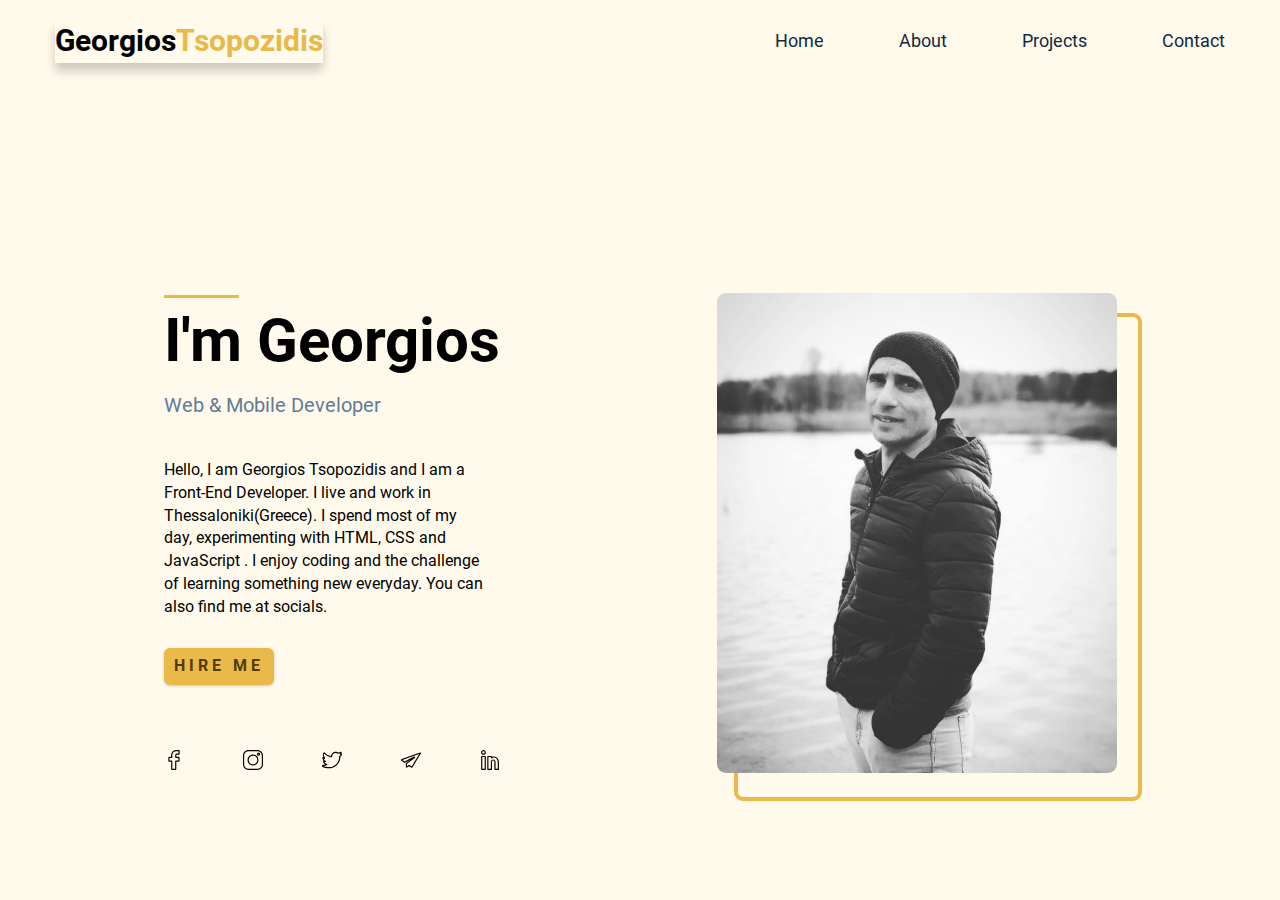
<file: index.html>
<!DOCTYPE html>
<html lang="en">
<head>
  <meta charset="UTF-8">
  <meta name="viewport" content="width=device-width, initial-scale=1.0">
  <link rel="stylesheet" href="main.min.css">
  <title>Home</title>
</head>
<body>
  <div class="wrapper">
    <section class="hero">
      <div class="container">
        <header class="header">
          <a href="#" class="header-link">Georgios<span>Tsopozidis</span></a>
          <nav class="header-nav">
            <ul class="header-list">
              <li class="header-item">
                <a href="#" class="header-item__link">Home</a>
              </li>
              <li class="header-item">
                <a href="./about.html" class="header-item__link">About</a>
              </li>
              <li class="header-item">
                <a href="./projects.html" class="header-item__link">Projects</a>
              </li>
              <li class="header-item">
                <a href="./contact.html" class="header-item__link">Contact</a>
              </li>
            </ul>
          </nav>
        </header>
        <div class="content">
          <div class="content-info">
            <div class="content-underline"></div>
            <div class="content-title">I'm Georgios</div>
            <div class="content-subtitle">Web & Mobile Developer</div>
            <div class="content-text">
              <p>
                Hello, I am Georgios Tsopozidis and I am a Front-End Developer. I live and work in Thessaloniki(Greece). I spend most of
                my day,
                experimenting
                with HTML, CSS and JavaScript . I enjoy coding and the
                challenge of learning
                something new everyday. You can also find me at socials.
              </p>
            </div>
            <a href="#" class="content-btn">hire me</a>
            <ul class="content-list">
              <li class="content-item">
                <a href="https://www.facebook.com/profile.php?id=100016746108861" class="content-item__link">
                  <svg class="content-item__svg">
                    <use xlink:href="./images/icons/sprite.svg#013-facebook"></use>
                  </svg>
                </a>
              </li>
              <li class="content-item">
                <a href="https://www.instagram.com/tsopozidis.georgios/" class="content-item__link">
                  <svg class="content-item__svg">
                    <use xlink:href="./images/icons/sprite.svg#014-instagram"></use>
                  </svg>
                </a>
              </li>
              <li class="content-item">
                <a href="https://twitter.com/GeorgiosTsopoz2" class="content-item__link">
                  <svg class="content-item__svg">
                    <use xlink:href="./images/icons/sprite.svg#004-twitter"></use>
                  </svg>
                </a>
              </li>
              <li class="content-item">
                <a href="https://web.telegram.org/#/im" class="content-item__link">
                  <svg class="content-item__svg">
                    <use xlink:href="./images/icons/sprite.svg#020-telegram"></use>
                  </svg>
                </a>
              </li>
              <li class="content-item">
                <a href="https://www.linkedin.com/public-profile/settings?trk=d_flagship3_profile_self_view_public_profile" class="content-item__link">
                  <svg class="content-item__svg">
                    <use xlink:href="./images/icons/sprite.svg#015-linkedin"></use>
                  </svg>
                </a>
              </li>
            </ul>
          </div>
          <div class="content-img">
            <img src="./images/19.jpg" alt="My-Photo" class="content-img__photo">
          </div>
        </div>
      </div>
    </section>
    <div class="fullscreen ">
      <div class="burger" id="burger">
        <span class="burger__line"></span>
        <span class="burger__line"></span>
        <span class="burger__line"></span>
      </div>
      <div class="overlay" id="overlay">
        <div class="overlay__menu" id="overlay__menu">
          <nav class="menu__burger">
            <ul class="menu__burger-list">
              <li class="menu__burger-item">
                <a href="#" class="menu__burger-link">Home</a>
              </li>
              <li class="menu__burger-item">
                <a href="./about.html" class="menu__burger-link">About</a>
              </li>
              <li class="menu__burger-item">
                <a href="./projects.html" class="menu__burger-link">Projects</a>
              </li>
              <li class="menu__burger-item">
                <a href="./contact.html" class="menu__burger-link">Contact</a>
              </li>
            </ul>
            <ul class="content-list social-list">
              <li class="content-item">
                <a href="https://www.facebook.com/profile.php?id=100016746108861" class="content-item__link">
                  <svg class="content-item__svg social-svg">
                    <use xlink:href="./images/icons/sprite.svg#013-facebook"></use>
                  </svg>
                </a>
              </li>
              <li class="content-item">
                <a href="https://www.instagram.com/tsopozidis.georgios/" class="content-item__link">
                  <svg class="content-item__svg social-svg">
                    <use xlink:href="./images/icons/sprite.svg#014-instagram"></use>
                  </svg>
                </a>
              </li>
              <li class="content-item">
                <a href="https://twitter.com/GeorgiosTsopoz2" class="content-item__link">
                  <svg class="content-item__svg social-svg">
                    <use xlink:href="./images/icons/sprite.svg#004-twitter"></use>
                  </svg>
                </a>
              </li>
              <li class="content-item">
                <a href="https://web.telegram.org/#/im" class="content-item__link">
                  <svg class="content-item__svg social-svg">
                    <use xlink:href="./images/icons/sprite.svg#020-telegram"></use>
                  </svg>
                </a>
              </li>
              <li class="content-item">
                <a href="https://www.linkedin.com/public-profile/settings?trk=d_flagship3_profile_self_view_public_profile" class="content-item__link">
                  <svg class="content-item__svg social-svg">
                    <use xlink:href="./images/icons/sprite.svg#015-linkedin"></use>
                  </svg>
                </a>
              </li>
            </ul>
          </nav>
        </div>
      </div>
    </div>
  </div>
  <script src="main.min.js"></script>
</body>
</html>
</file>
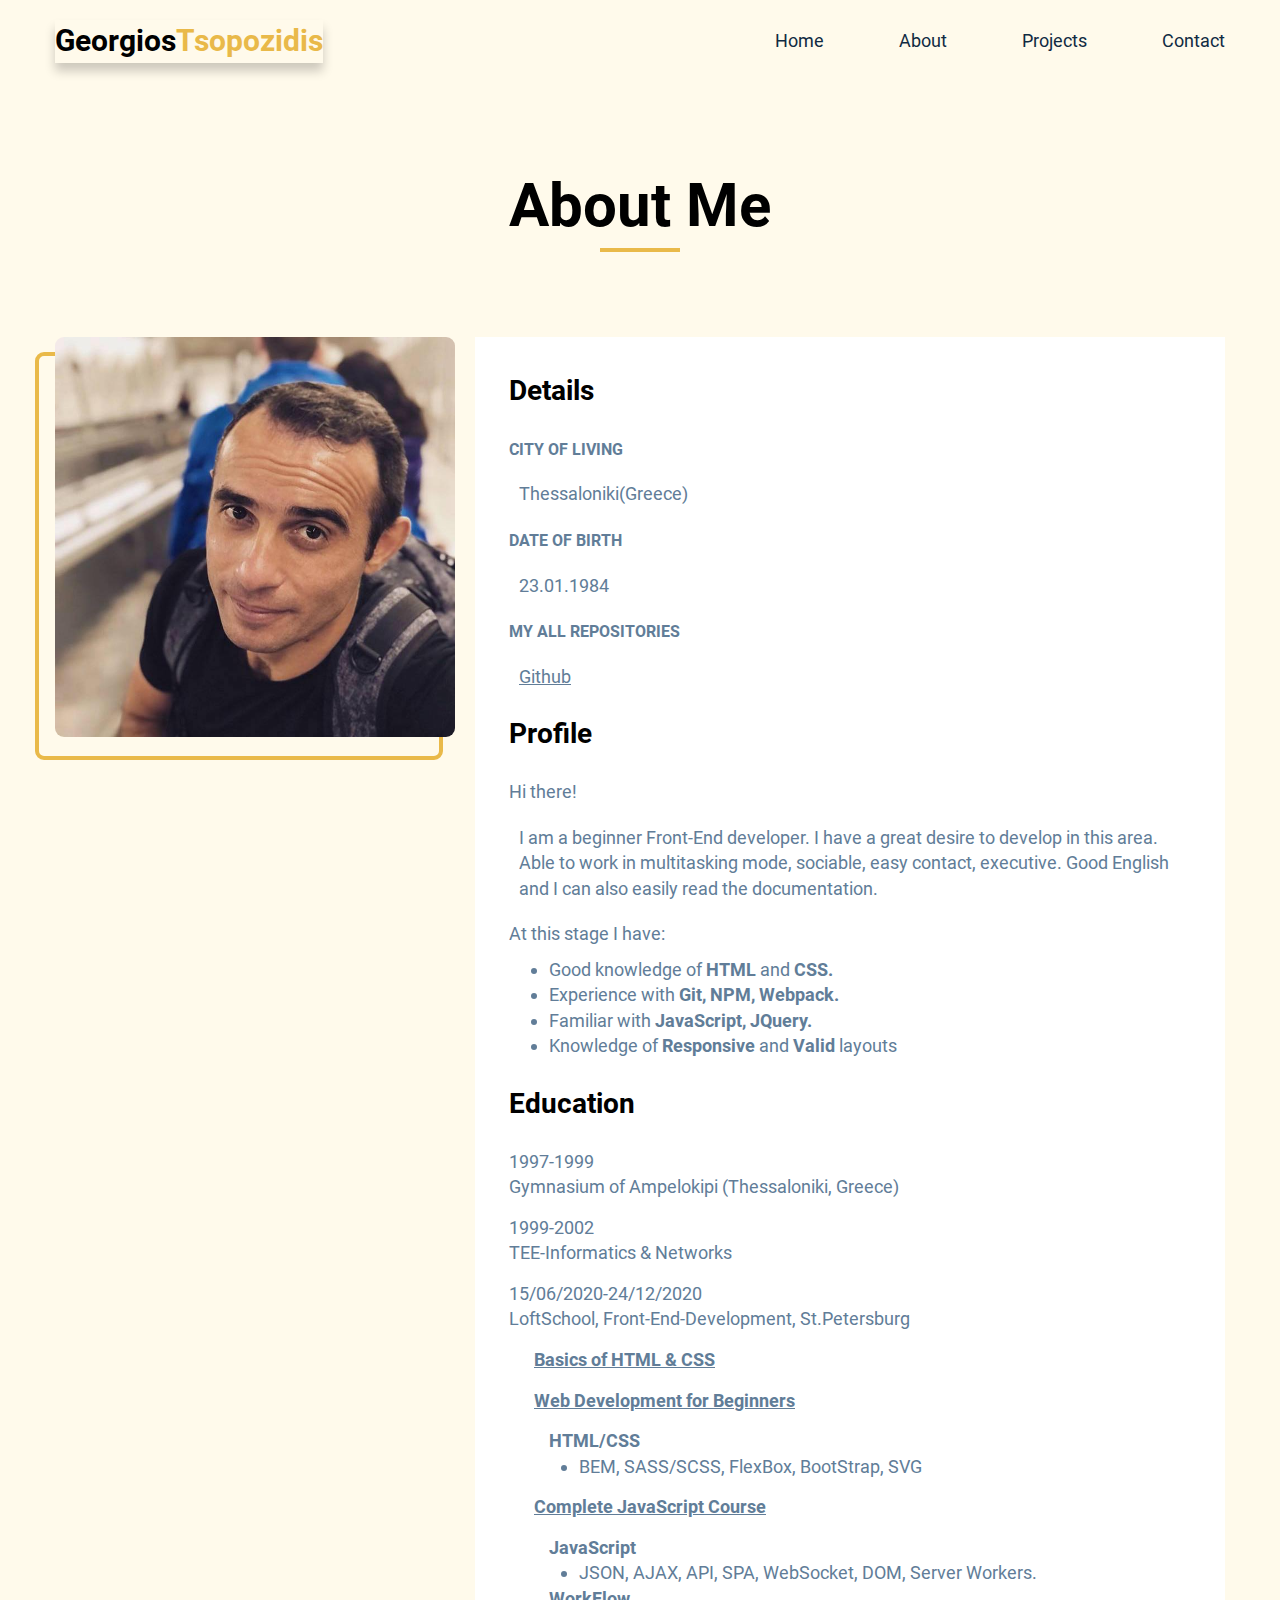
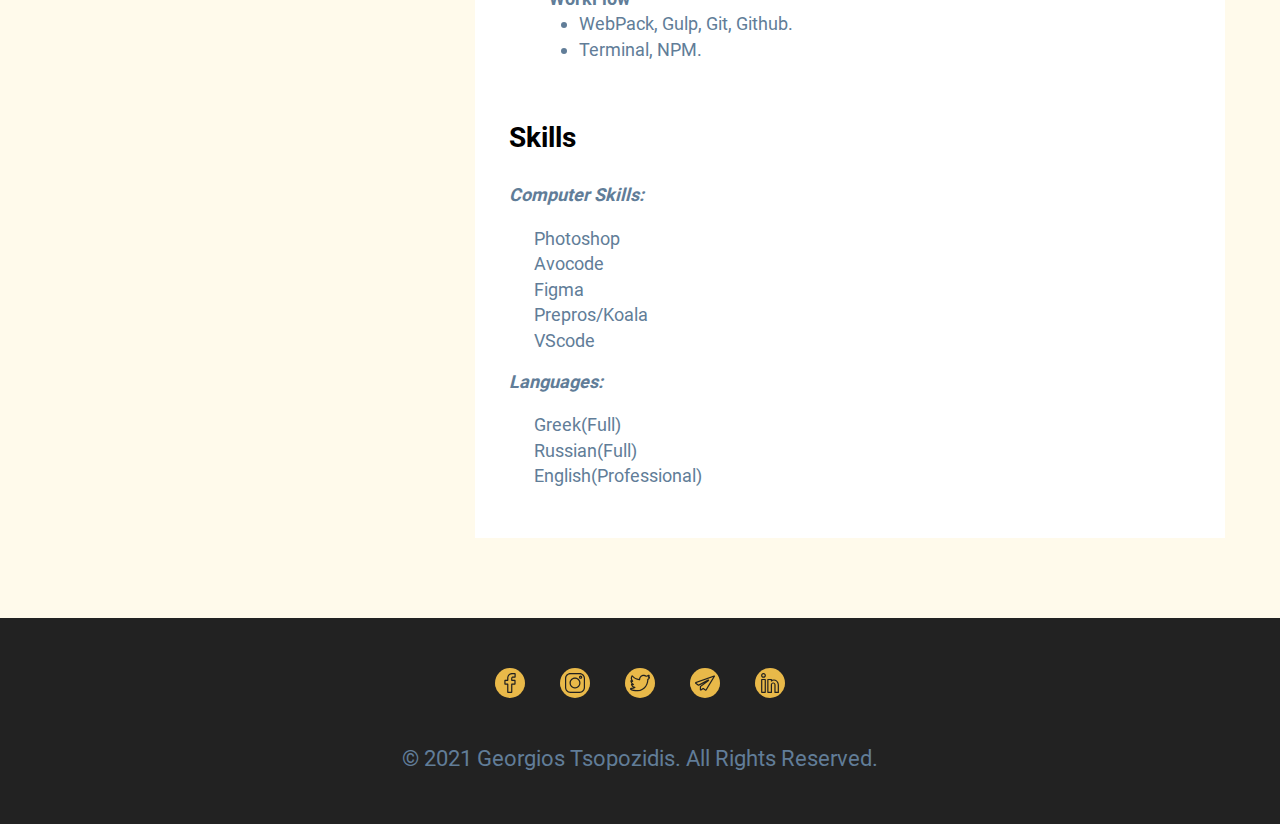
<file: about.html>
<!DOCTYPE html>
<html lang="en">
<head>
  <meta charset="UTF-8">
  <meta name="viewport" content="width=device-width, initial-scale=1.0">
  <link rel="stylesheet" href="main.min.css">
  <title>About</title>
</head>
<body>
  <div class="wrapper">
    <div class="wrapper-content">
      <section class="about">
        <div class="container">
          <header class="header">
            <a href="./index.html" class="header-link">Georgios<span>Tsopozidis</span></a>
            <nav class="header-nav">
              <ul class="header-list">
                <li class="header-item">
                  <a href="./index.html" class="header-item__link">Home</a>
                </li>
                <li class="header-item">
                  <a href="#" class="header-item__link">About</a>
                </li>
                <li class="header-item">
                  <a href="./projects.html" class="header-item__link">Projects</a>
                </li>
                <li class="header-item">
                  <a href="./contact.html" class="header-item__link">Contact</a>
                </li>
              </ul>
            </nav>
          </header>
          <div class="about-content">
            <div class="about-title">
              <div class="about-title__head">About Me</div>
              <div class="about-title__underline"></div>
            </div>
            <div class="about-desc">
                <div class="about-img">
                  <img src="./images/2.jpg" alt="my face" class="about-img__photo">
                </div>
                <ul class="cv-list">
                  <li class="cv-item">
                    <div class="cv-item__title">
                      Details
                    </div>
                    <div class="cv-item__info info">
                      <span class="info-subtitle">
                        City of living
                      </span>
                      <p>
                        Thessaloniki(Greece)
                      </p>
                      <span class="info-subtitle">
                        date of birth
                      </span>
                      <p>
                        23.01.1984
                      </p>
                      <span class="info-subtitle">
                        My all repositories
                      </span>
                      <p>
                        <a href="https://github.com/george-tsopozidis" class="info-paragraph">Github</a>
                      </p>
                    </div>
                  </li>
                  <li class="cv-item">
                    <div class="cv-item__title">
                      Profile
                    </div>
                    <div class="cv-item__info info">
                      Hi there!
                      <p>
                        I am a beginner Front-End developer. I have a great desire to develop in this area. Able to work in multitasking mode, sociable, easy contact, executive. Good English and I can also easily read the documentation.
                      </p>
                      At this stage I have:
                      <ul class="info-list">
                        <li class="info-item">
                          Good knowledge of <span class="title">HTML</span> and <span class="title">CSS.</span>
                        </li>
                        <li class="info-item">Experience with <span class="title">Git, </span><span class="title">NPM, </span><span class="title">Webpack.</span>
                        </li>
                        <li class="info-item">
                          Familiar with <span class="title">JavaScript,</span><span class="title"> JQuery.</span>
                        </li>
                        <li class="info-item">Knowledge of <span class="title">Responsive</span> and <span class="title">Valid</span> layouts
                        </li>
                      </ul>
                    </div>
                  </li>
                  <li class="cv-item">
                    <div class="cv-item__title">
                      Education
                    </div>
                    <div class="cv-item__info">
                      <div class="cv-item__desc">
                        <span class="cv-item__date">1997-1999</span>
                        <span class="cv-item__name">
                          Gymnasium of Ampelokipi (Thessaloniki, Greece)
                        </span>
                      </div>
                      <div class="cv-item__desc">
                        <span class="cv-item__date">1999-2002</span>
                        <span class="cv-item__name">
                          TEE-Informatics & Networks
                        </span>
                      </div>
                      <div class="cv-item__desc">
                        <span class="cv-item__date">15/06/2020-24/12/2020</span>
                        <span class="cv-item__name">LoftSchool, Front-End-Development, St.Petersburg</span>
                        <a href="https://loftschool.com/diploma/YG1590428149/en/pdf" class="cv-item__link link">
                          Basics of HTML & CSS
                        </a>
                        <a href="https://loftschool.com/diploma/BV1590428149/en/pdf" class="cv-item__link">
                          Web Development for Beginners
                        </a>
                        <div class="link-basic">
                          <span>HTML/CSS</span>
                          <ul class="link-list">
                            <li class="link-item">
                              BEM, SASS/SCSS, FlexBox, BootStrap, SVG
                            </li>
                          </ul>
                        </div>
                        <a href="https://loftschool.com/diploma/MF1590428149/en/pdf" class="cv-item__link">
                          Complete JavaScript Course
                        </a>
                        <div class="link-basic">
                          <span>JavaScript</span>
                          <ul class="link-list">
                            <li class="link-item">
                              JSON, AJAX, API, SPA, WebSocket, DOM, Server Workers.
                            </li>
                          </ul>
                          <div class="link-basic">
                            <span>WorkFlow</span>
                            <ul class="link-list">
                              <li class="link-item">
                                WebPack, Gulp, Git, Github.
                              </li>
                              <li class="link-item">
                                Terminal, NPM.
                              </li>
                            </ul>
                          </div>
                        </div>
                      </div>
                    </div>
                  </li>
                  <li class="cv-item">
                    <div class="cv-item__title">
                      Skills
                    </div>
                    <div class="cv-item__info">
                      <div class="skills-title">
                        Computer Skills:
                      </div>
                      <ul class="skills-list">
                        <li class="skills-item">Photoshop</li>
                        <li class="skills-item">Avocode</li>
                        <li class="skills-item">Figma</li>
                        <li class="skills-item">Prepros/Koala</li>
                        <li class="skills-item">VScode</li>
                      </ul>
                      <div class="skills-title">
                        Languages:
                      </div>
                      <ul class="skills-list">
                        <li class="skills-item">Greek(Full)</li>
                        <li class="skills-item">Russian(Full)</li>
                        <li class="skills-item">English(Professional)</li>
                      </ul>
                    </div>
                  </li>
                </ul>
            </div>
          </div>
        </div>
      </section>
    </div>
    <footer class="footer">
      <ul class="footer-list">
        <li class="footer-item">
          <a href="https://www.facebook.com/profile.php?id=100016746108861" class="footer-item__link">
            <svg class="footer-item__svg">
              <use xlink:href="./images/icons/sprite.svg#013-facebook"></use>
            </svg>
          </a>
        </li>
        <li class="footer-item">
          <a href="https://www.instagram.com/tsopozidis.georgios/" class="footer-item__link">
            <svg class="footer-item__svg">
              <use xlink:href="./images/icons/sprite.svg#014-instagram"></use>
            </svg>
          </a>
        </li>
        <li class="footer-item">
          <a href="https://twitter.com/GeorgiosTsopoz2" class="footer-item__link">
            <svg class="footer-item__svg">
              <use xlink:href="./images/icons/sprite.svg#004-twitter"></use>
            </svg>
          </a>
        </li>
        <li class="footer-item">
          <a href="https://web.telegram.org/#/im" class="footer-item__link">
            <svg class="footer-item__svg">
              <use xlink:href="./images/icons/sprite.svg#020-telegram"></use>
            </svg>
          </a>
        </li>
        <li class="footer-item">
          <a href="https://www.linkedin.com/public-profile/settings?trk=d_flagship3_profile_self_view_public_profile"
            class="footer-item__link">
            <svg class="footer-item__svg">
              <use xlink:href="./images/icons/sprite.svg#015-linkedin"></use>
            </svg>
          </a>
        </li>
      </ul>
      <div class="footer-rights">
        <p>
          © 2021 Georgios Tsopozidis. All Rights Reserved.
        </p>
      </div>
    </footer>
    <div class="fullscreen ">
      <div class="burger" id="burger">
        <span class="burger__line"></span>
        <span class="burger__line"></span>
        <span class="burger__line"></span>
      </div>
      <div class="overlay" id="overlay">
        <div class="overlay__menu" id="overlay__menu">
          <nav class="menu__burger">
            <ul class="menu__burger-list">
              <li class="menu__burger-item">
                <a href="./index.html" class="menu__burger-link">Home</a>
              </li>
              <li class="menu__burger-item">
                <a href="#" class="menu__burger-link">About</a>
              </li>
              <li class="menu__burger-item">
                <a href="./projects.html" class="menu__burger-link">Projects</a>
              </li>
              <li class="menu__burger-item">
                <a href="./contact.html" class="menu__burger-link">Contact</a>
              </li>
            </ul>
            <ul class="content-list social-list">
              <li class="content-item">
                <a href="https://www.facebook.com/profile.php?id=100016746108861" class="content-item__link">
                  <svg class="content-item__svg social-svg">
                    <use xlink:href="./images/icons/sprite.svg#013-facebook"></use>
                  </svg>
                </a>
              </li>
              <li class="content-item">
                <a href="https://www.instagram.com/tsopozidis.georgios/" class="content-item__link">
                  <svg class="content-item__svg social-svg">
                    <use xlink:href="./images/icons/sprite.svg#014-instagram"></use>
                  </svg>
                </a>
              </li>
              <li class="content-item">
                <a href="https://twitter.com/GeorgiosTsopoz2" class="content-item__link">
                  <svg class="content-item__svg social-svg">
                    <use xlink:href="./images/icons/sprite.svg#004-twitter"></use>
                  </svg>
                </a>
              </li>
              <li class="content-item">
                <a href="https://web.telegram.org/#/im" class="content-item__link">
                  <svg class="content-item__svg social-svg">
                    <use xlink:href="./images/icons/sprite.svg#020-telegram"></use>
                  </svg>
                </a>
              </li>
              <li class="content-item">
                <a href="https://www.linkedin.com/public-profile/settings?trk=d_flagship3_profile_self_view_public_profile"
                  class="content-item__link">
                  <svg class="content-item__svg social-svg">
                    <use xlink:href="./images/icons/sprite.svg#015-linkedin"></use>
                  </svg>
                </a>
              </li>
            </ul>
          </nav>
        </div>
      </div>
    </div>
  </div>
<script src="main.min.js"></script>
</body>
</html>
</file>
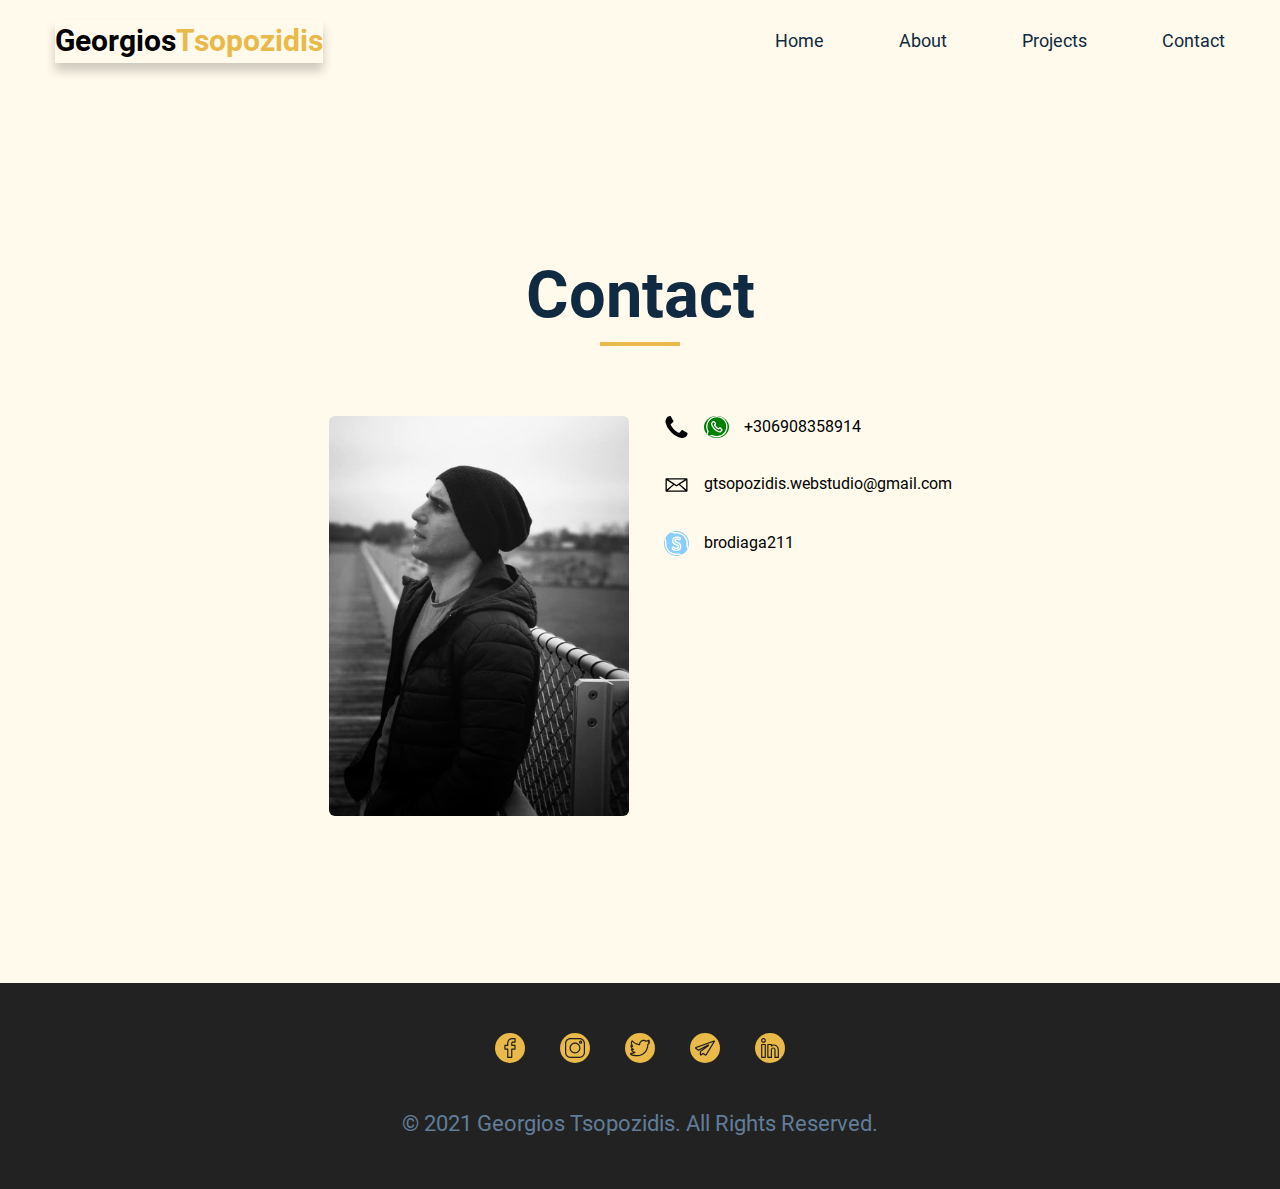
<file: contact.html>
<!DOCTYPE html>
<html lang="en">
<head>
  <meta charset="UTF-8">
  <meta name="viewport" content="width=device-width, initial-scale=1.0">
  <link rel="stylesheet" href="main.min.css">
  <title>Contact</title>
</head>
<body>
  <div class="wrapper">
    <div class="wrapper-content">
      <section class="contact">
        <div class="container">
          <header class="header">
            <a href="./index.html" class="header-link">Georgios<span>Tsopozidis</span></a>
            <nav class="header-nav">
              <ul class="header-list">
                <li class="header-item">
                  <a href="./index.html" class="header-item__link">Home</a>
                </li>
                <li class="header-item">
                  <a href="./about.html" class="header-item__link">About</a>
                </li>
                <li class="header-item">
                  <a href="./projects.html" class="header-item__link">Projects</a>
                </li>
                <li class="header-item">
                  <a href="#" class="header-item__link">Contact</a>
                </li>
              </ul>
            </nav>
          </header>
        </div>
      </section>
      <main class="contacts">
        <div class="contacts-head">
          <div class="contacts-head__title">Contact</div>
          <div class="contacts-head__underline"></div>
        </div>
        <div class="contacts-info">
          <div class="contacts-img">
            <img src="./images/24.jpg" alt="my portrait" class="contacts-img__photo">
          </div>
          <ul class="contacts-list">
            <li class="contacts-item">
              <a href="tel:+306908358914" class="contacts-link">
                <svg class="contacts-link__svg">
                  <use xlink:href="./images/icons/sprite.svg#phone"></use>
                </svg>
                <svg class="contacts-link__svg">
                  <use xlink:href="./images/icons/sprite.svg#027-whatsapp"></use>
                </svg>
                +306908358914
              </a>
            </li>
            <li class="contacts-item">
              <a href="mailto:gtsopozidis.webstudio@gmail.com" class="contacts-link">
                <svg class="contacts-link__svg mail">
                  <use xlink:href="./images/icons/sprite.svg#043-email"></use>
                </svg>
                gtsopozidis.webstudio@gmail.com
              </a>
            </li>
            <li class="contacts-item">
              <a href="skype:brodiaga211" class="contacts-link">
                <svg class="contacts-link__svg skype">
                  <use xlink:href="./images/icons/sprite.svg#028-skype"></use>
                </svg>
                brodiaga211
              </a>
            </li>
          </ul>
        </div>
      </main>
    </div>
    <footer class="footer">
      <ul class="footer-list">
        <li class="footer-item">
          <a href="https://www.facebook.com/profile.php?id=100016746108861" class="footer-item__link">
            <svg class="footer-item__svg">
              <use xlink:href="./images/icons/sprite.svg#013-facebook"></use>
            </svg>
          </a>
        </li>
        <li class="footer-item">
          <a href="https://www.instagram.com/tsopozidis.georgios/" class="footer-item__link">
            <svg class="footer-item__svg">
              <use xlink:href="./images/icons/sprite.svg#014-instagram"></use>
            </svg>
          </a>
        </li>
        <li class="footer-item">
          <a href="https://twitter.com/GeorgiosTsopoz2" class="footer-item__link">
            <svg class="footer-item__svg">
              <use xlink:href="./images/icons/sprite.svg#004-twitter"></use>
            </svg>
          </a>
        </li>
        <li class="footer-item">
          <a href="https://web.telegram.org/#/im" class="footer-item__link">
            <svg class="footer-item__svg">
              <use xlink:href="./images/icons/sprite.svg#020-telegram"></use>
            </svg>
          </a>
        </li>
        <li class="footer-item">
          <a href="https://www.linkedin.com/public-profile/settings?trk=d_flagship3_profile_self_view_public_profile"
            class="footer-item__link">
            <svg class="footer-item__svg">
              <use xlink:href="./images/icons/sprite.svg#015-linkedin"></use>
            </svg>
          </a>
        </li>
      </ul>
      <div class="footer-rights">
        <p>
          © 2021 Georgios Tsopozidis. All Rights Reserved.
        </p>
      </div>
    </footer>
    <div class="fullscreen ">
      <div class="burger" id="burger">
        <span class="burger__line"></span>
        <span class="burger__line"></span>
        <span class="burger__line"></span>
      </div>
      <div class="overlay" id="overlay">
        <div class="overlay__menu" id="overlay__menu">
          <nav class="menu__burger">
            <ul class="menu__burger-list">
              <li class="menu__burger-item">
                <a href="./index.html" class="menu__burger-link">Home</a>
              </li>
              <li class="menu__burger-item">
                <a href="./about.html" class="menu__burger-link">About</a>
              </li>
              <li class="menu__burger-item">
                <a href="./projects.html" class="menu__burger-link">Projects</a>
              </li>
              <li class="menu__burger-item">
                <a href="#" class="menu__burger-link">Contact</a>
              </li>
            </ul>
            <ul class="content-list social-list">
              <li class="content-item">
                <a href="https://www.facebook.com/profile.php?id=100016746108861" class="content-item__link">
                  <svg class="content-item__svg social-svg">
                    <use xlink:href="./images/icons/sprite.svg#013-facebook"></use>
                  </svg>
                </a>
              </li>
              <li class="content-item">
                <a href="https://www.instagram.com/tsopozidis.georgios/" class="content-item__link">
                  <svg class="content-item__svg social-svg">
                    <use xlink:href="./images/icons/sprite.svg#014-instagram"></use>
                  </svg>
                </a>
              </li>
              <li class="content-item">
                <a href="https://twitter.com/GeorgiosTsopoz2" class="content-item__link">
                  <svg class="content-item__svg social-svg">
                    <use xlink:href="./images/icons/sprite.svg#004-twitter"></use>
                  </svg>
                </a>
              </li>
              <li class="content-item">
                <a href="https://web.telegram.org/#/im" class="content-item__link">
                  <svg class="content-item__svg social-svg">
                    <use xlink:href="./images/icons/sprite.svg#020-telegram"></use>
                  </svg>
                </a>
              </li>
              <li class="content-item">
                <a href="https://www.linkedin.com/public-profile/settings?trk=d_flagship3_profile_self_view_public_profile"
                  class="content-item__link">
                  <svg class="content-item__svg social-svg">
                    <use xlink:href="./images/icons/sprite.svg#015-linkedin"></use>
                  </svg>
                </a>
              </li>
            </ul>
          </nav>
        </div>
      </div>
    </div>
  </div>
  <script src="main.min.js"></script>  
</body>
</html>
</file>
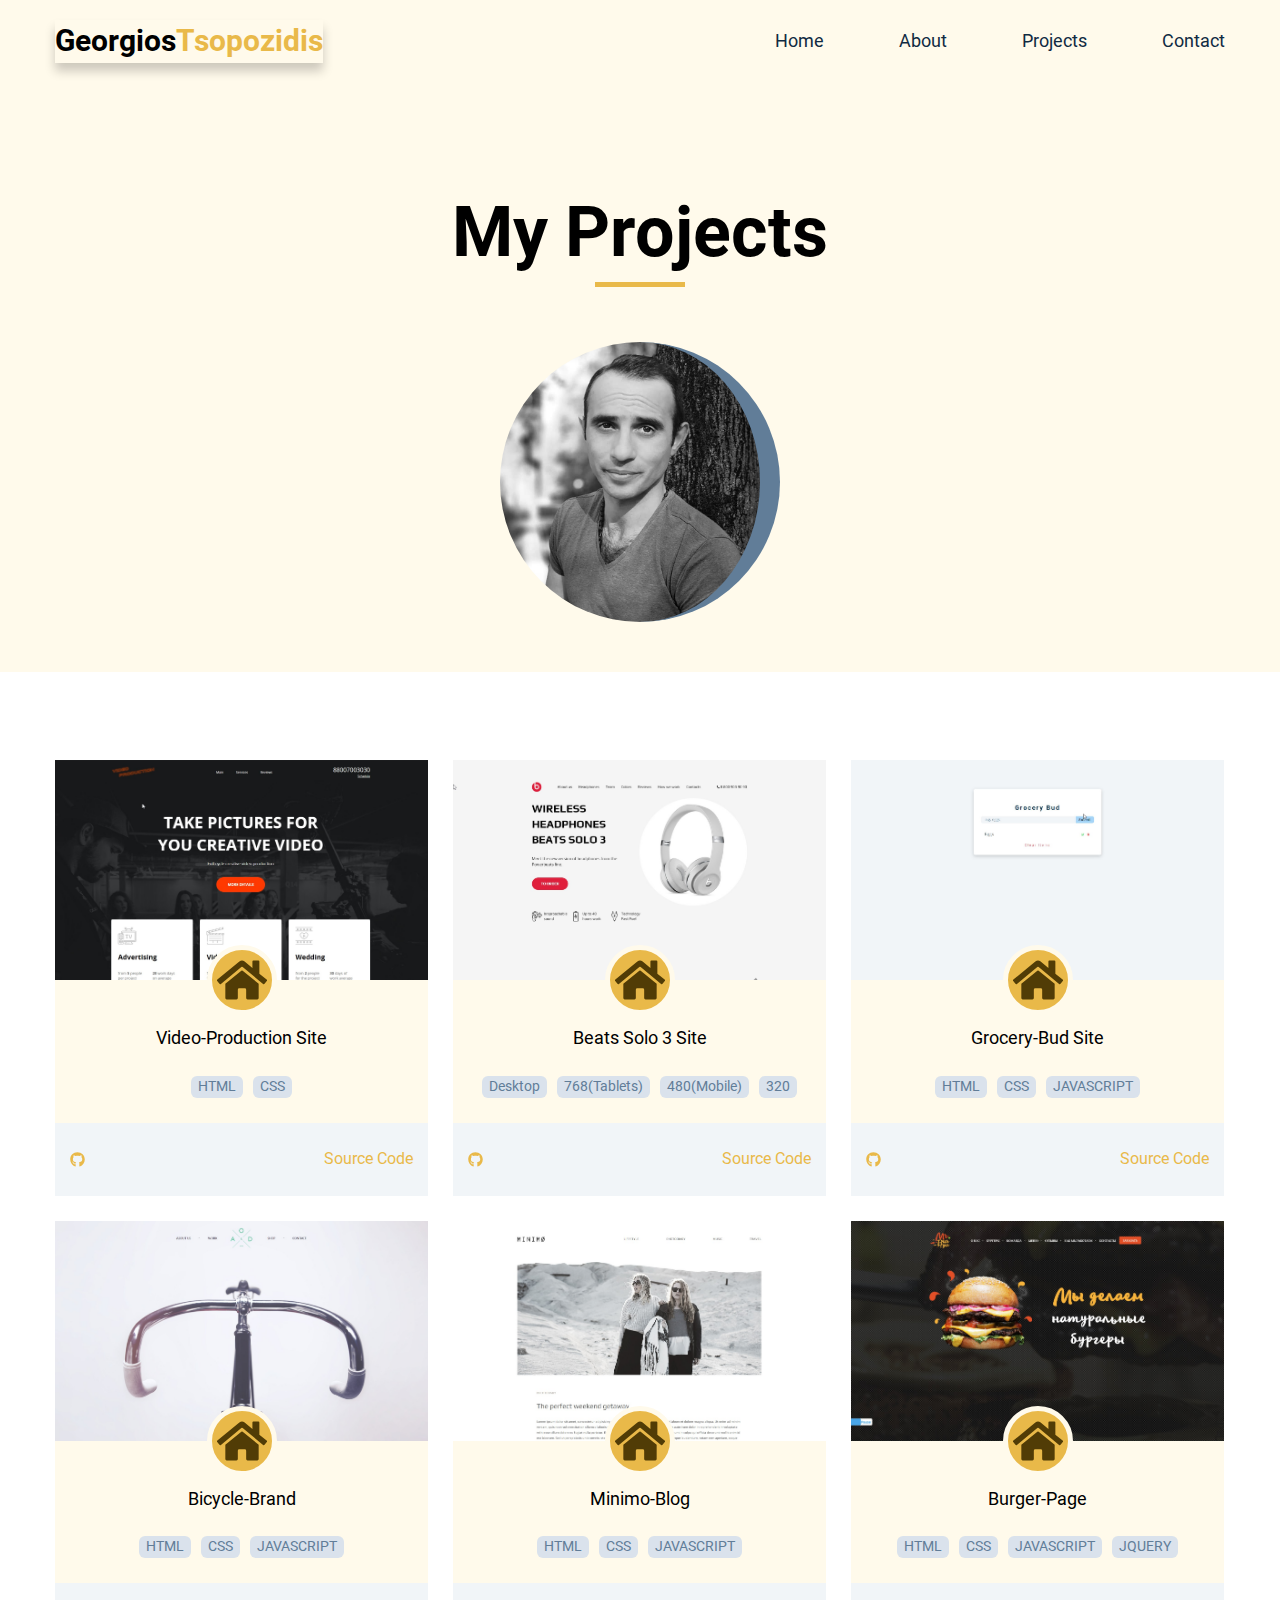
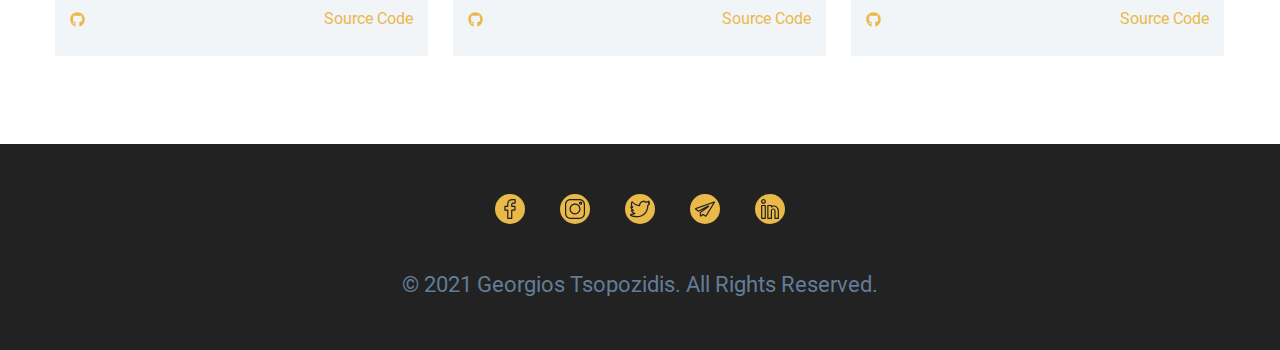
<file: projects.html>
<!DOCTYPE html>
<html lang="en">
<head>
  <meta charset="UTF-8">
  <meta name="viewport" content="width=device-width, initial-scale=1.0">
  <link rel="stylesheet" href="main.min.css">
  <title>Projects</title>
</head>
<body>
  <div class="wrapper">
    <div class="wrapper-content">
      <section class="projects">
        <div class="container">
          <header class="header">
            <a href="./index.html" class="header-link">Georgios<span>Tsopozidis</span></a>
            <nav class="header-nav">
              <ul class="header-list">
                <li class="header-item">
                  <a href="./index.html" class="header-item__link">Home</a>
                </li>
                <li class="header-item">
                  <a href="./about.html" class="header-item__link">About</a>
                </li>
                <li class="header-item">
                  <a href="#" class="header-item__link">Projects</a>
                </li>
                <li class="header-item">
                  <a href="./contact.html" class="header-item__link">Contact</a>
                </li>
              </ul>
            </nav>
          </header>
          <div class="projects-head">
            <div class="projects-title">My Projects</div>
            <div class="projects-underline"></div>
            <div class="projects-img">
            </div>
          </div>
        </div>
      </section>
      <main class="main">
        <div class="container">
          <ul class="main-list">
            <li class="main-item">
              <div class="main-img">
                <img src="./images/page-photo.jpg" alt="video production" class="main-img__photo">
                <a href="https://george-tsopozidis.github.io/Video-Production/main.html" class="main-img__link">
                  <svg class="main-img__svg">
                    <use xlink:href="./images/icons/sprite.svg#home"></use>
                  </svg>
                </a>
              </div>
              <div class="main-head">
                <div class="main-title">
                  Video-Production Site
                </div>
                <ul class="main-info">
                  <li class="main-info__item">HTML</li>
                  <li class="main-info__item">CSS</li>
                </ul>
              </div>
              <div class="main-source">
                <svg class="main-source__svg">
                  <use xlink:href="./images/icons/sprite.svg#github"></use>
                </svg>
                <a href="https://github.com/george-tsopozidis/Video-Production" class="main-source__code">
                  Source Code
                </a>
              </div>
            </li>
            <li class="main-item">
              <div class="main-img">
                <img src="./images/site-beats.jpg" alt="video production" class="main-img__photo">
                <a href="https://george-tsopozidis.github.io/Beats-Solo3/" class="main-img__link">
                  <svg class="main-img__svg">
                    <use xlink:href="./images/icons/sprite.svg#home"></use>
                  </svg>
                </a>
              </div>
              <div class="main-head">
                <div class="main-title">
                  Beats Solo 3 Site
                </div>
                <ul class="main-info">
                  <li class="main-info__item">Desktop</li>
                  <li class="main-info__item">768(Tablets)</li>
                  <li class="main-info__item">480(Mobile)</li>
                  <li class="main-info__item">320</li>
                </ul>
              </div>
              <div class="main-source">
                <svg class="main-source__svg">
                  <use xlink:href="./images/icons/sprite.svg#github"></use>
                </svg>
                <a href="https://github.com/george-tsopozidis/Beats-Solo3" class="main-source__code">
                  Source Code
                </a>
              </div>
            </li>
            <li class="main-item">
              <div class="main-img">
                <img src="./images/javascript.jpg" alt="video production" class="main-img__photo">
                <a href="https://george-tsopozidis.github.io/Grocery-Bud/" class="main-img__link">
                  <svg class="main-img__svg">
                    <use xlink:href="./images/icons/sprite.svg#home"></use>
                  </svg>
                </a>
              </div>
              <div class="main-head">
                <div class="main-title">
                  Grocery-Bud Site
                </div>
                <ul class="main-info">
                  <li class="main-info__item">HTML</li>
                  <li class="main-info__item">CSS</li>
                  <li class="main-info__item">JAVASCRIPT</li>
                </ul>
              </div>
              <div class="main-source">
                <svg class="main-source__svg">
                  <use xlink:href="./images/icons/sprite.svg#github"></use>
                </svg>
                <a href="https://github.com/george-tsopozidis/Grocery-Bud" class="main-source__code">
                  Source Code
                </a>
              </div>
            </li>
            <li class="main-item">
              <div class="main-img">
                <img src="./images/bike.jpg" alt="video production" class="main-img__photo">
                <a href="https://george-tsopozidis.github.io/Bicycles/" class="main-img__link">
                  <svg class="main-img__svg">
                    <use xlink:href="./images/icons/sprite.svg#home"></use>
                  </svg>
                </a>
              </div>
              <div class="main-head">
                <div class="main-title">
                  Bicycle-Brand
                </div>
                <ul class="main-info">
                  <li class="main-info__item">HTML</li>
                  <li class="main-info__item">CSS</li>
                  <li class="main-info__item">JAVASCRIPT</li>
                </ul>
              </div>
              <div class="main-source">
                <svg class="main-source__svg">
                  <use xlink:href="./images/icons/sprite.svg#github"></use>
                </svg>
                <a href="https://github.com/george-tsopozidis/Bicycles" class="main-source__code">
                  Source Code
                </a>
              </div>
            </li>
            <li class="main-item">
              <div class="main-img">
                <img src="./images/minimo.jpg" alt="minimo" class="main-img__photo">
                <a href="https://george-tsopozidis.github.io/Minimo-Blog/" class="main-img__link">
                  <svg class="main-img__svg">
                    <use xlink:href="./images/icons/sprite.svg#home"></use>
                  </svg>
                </a>
              </div>
              <div class="main-head">
                <div class="main-title">
                  Minimo-Blog
                </div>
                <ul class="main-info">
                  <li class="main-info__item">HTML</li>
                  <li class="main-info__item">CSS</li>
                  <li class="main-info__item">JAVASCRIPT</li>
                </ul>
              </div>
              <div class="main-source">
                <svg class="main-source__svg">
                  <use xlink:href="./images/icons/sprite.svg#github"></use>
                </svg>
                <a href="https://github.com/george-tsopozidis/Minimo-Blog" class="main-source__code">
                  Source Code
                </a>
              </div>
            </li>
            <li class="main-item">
              <div class="main-img">
                <img src="./images/burger-sreen.jpg" alt="burger" class="main-img__photo">
                <a href="https://george-tsopozidis.github.io/Burger/" class="main-img__link">
                  <svg class="main-img__svg">
                    <use xlink:href="./images/icons/sprite.svg#home"></use>
                  </svg>
                </a>
              </div>
              <div class="main-head">
                <div class="main-title">
                  Burger-Page
                </div>
                <ul class="main-info">
                  <li class="main-info__item">HTML</li>
                  <li class="main-info__item">CSS</li>
                  <li class="main-info__item">JAVASCRIPT</li>
                  <li class="main-info__item">JQUERY</li>
                </ul>
              </div>
              <div class="main-source">
                <svg class="main-source__svg">
                  <use xlink:href="./images/icons/sprite.svg#github"></use>
                </svg>
                <a href="https://github.com/george-tsopozidis/burger-source-code" class="main-source__code">
                  Source Code
                </a>
              </div>
            </li>
          </ul>
        </div>
      </main>
    </div>
    <footer class="footer">
      <ul class="footer-list">
        <li class="footer-item">
          <a href="https://www.facebook.com/profile.php?id=100016746108861" class="footer-item__link">
            <svg class="footer-item__svg">
              <use xlink:href="./images/icons/sprite.svg#013-facebook"></use>
            </svg>
          </a>
        </li>
        <li class="footer-item">
          <a href="https://www.instagram.com/tsopozidis.georgios/" class="footer-item__link">
            <svg class="footer-item__svg">
              <use xlink:href="./images/icons/sprite.svg#014-instagram"></use>
            </svg>
          </a>
        </li>
        <li class="footer-item">
          <a href="https://twitter.com/GeorgiosTsopoz2" class="footer-item__link">
            <svg class="footer-item__svg">
              <use xlink:href="./images/icons/sprite.svg#004-twitter"></use>
            </svg>
          </a>
        </li>
        <li class="footer-item">
          <a href="https://web.telegram.org/#/im" class="footer-item__link">
            <svg class="footer-item__svg">
              <use xlink:href="./images/icons/sprite.svg#020-telegram"></use>
            </svg>
          </a>
        </li>
        <li class="footer-item">
          <a href="https://www.linkedin.com/public-profile/settings?trk=d_flagship3_profile_self_view_public_profile"
            class="footer-item__link">
            <svg class="footer-item__svg">
              <use xlink:href="./images/icons/sprite.svg#015-linkedin"></use>
            </svg>
          </a>
        </li>
      </ul>
      <div class="footer-rights">
        <p>
          © 2021 Georgios Tsopozidis. All Rights Reserved.
        </p>
      </div>
    </footer>
    <div class="fullscreen ">
      <div class="burger" id="burger">
        <span class="burger__line"></span>
        <span class="burger__line"></span>
        <span class="burger__line"></span>
      </div>
      <div class="overlay" id="overlay">
        <div class="overlay__menu" id="overlay__menu">
          <nav class="menu__burger">
            <ul class="menu__burger-list">
              <li class="menu__burger-item">
                <a href="./index.html" class="menu__burger-link">Home</a>
              </li>
              <li class="menu__burger-item">
                <a href="./about.html" class="menu__burger-link">About</a>
              </li>
              <li class="menu__burger-item">
                <a href="#" class="menu__burger-link">Projects</a>
              </li>
              <li class="menu__burger-item">
                <a href="./contact.html" class="menu__burger-link">Contact</a>
              </li>
            </ul>
            <ul class="content-list social-list">
              <li class="content-item">
                <a href="https://www.facebook.com/profile.php?id=100016746108861" class="content-item__link">
                  <svg class="content-item__svg social-svg">
                    <use xlink:href="./images/icons/sprite.svg#013-facebook"></use>
                  </svg>
                </a>
              </li>
              <li class="content-item">
                <a href="https://www.instagram.com/tsopozidis.georgios/" class="content-item__link">
                  <svg class="content-item__svg social-svg">
                    <use xlink:href="./images/icons/sprite.svg#014-instagram"></use>
                  </svg>
                </a>
              </li>
              <li class="content-item">
                <a href="https://twitter.com/GeorgiosTsopoz2" class="content-item__link">
                  <svg class="content-item__svg social-svg">
                    <use xlink:href="./images/icons/sprite.svg#004-twitter"></use>
                  </svg>
                </a>
              </li>
              <li class="content-item">
                <a href="https://web.telegram.org/#/im" class="content-item__link">
                  <svg class="content-item__svg social-svg">
                    <use xlink:href="./images/icons/sprite.svg#020-telegram"></use>
                  </svg>
                </a>
              </li>
              <li class="content-item">
                <a href="https://www.linkedin.com/public-profile/settings?trk=d_flagship3_profile_self_view_public_profile"
                  class="content-item__link">
                  <svg class="content-item__svg social-svg">
                    <use xlink:href="./images/icons/sprite.svg#015-linkedin"></use>
                  </svg>
                </a>
              </li>
            </ul>
          </nav>
        </div>
      </div>
    </div>
  </div>
<script src="main.min.js"></script>
</body>
</html>
</file>
<file: main.min.css>
/*! normalize.css v8.0.1 | MIT License | github.com/necolas/normalize.css */html{line-height:1.15;-webkit-text-size-adjust:100%}body{margin:0}main{display:block}h1{font-size:2em;margin:.67em 0}hr{-webkit-box-sizing:content-box;box-sizing:content-box;height:0;overflow:visible}pre{font-family:monospace,monospace;font-size:1em}a{background-color:transparent}abbr[title]{border-bottom:none;text-decoration:underline;-webkit-text-decoration:underline dotted;text-decoration:underline dotted}b,strong{font-weight:bolder}code,kbd,samp{font-family:monospace,monospace;font-size:1em}small{font-size:80%}sub,sup{font-size:75%;line-height:0;position:relative;vertical-align:baseline}sub{bottom:-.25em}sup{top:-.5em}img{border-style:none}button,input,optgroup,select,textarea{font-family:inherit;font-size:100%;line-height:1.15;margin:0}button,input{overflow:visible}button,select{text-transform:none}[type=button],[type=reset],[type=submit],button{-webkit-appearance:button}[type=button]::-moz-focus-inner,[type=reset]::-moz-focus-inner,[type=submit]::-moz-focus-inner,button::-moz-focus-inner{border-style:none;padding:0}[type=button]:-moz-focusring,[type=reset]:-moz-focusring,[type=submit]:-moz-focusring,button:-moz-focusring{outline:1px dotted ButtonText}fieldset{padding:.35em .75em .625em}legend{-webkit-box-sizing:border-box;box-sizing:border-box;color:inherit;display:table;max-width:100%;padding:0;white-space:normal}progress{vertical-align:baseline}textarea{overflow:auto}[type=checkbox],[type=radio]{-webkit-box-sizing:border-box;box-sizing:border-box;padding:0}[type=number]::-webkit-inner-spin-button,[type=number]::-webkit-outer-spin-button{height:auto}[type=search]{-webkit-appearance:textfield;outline-offset:-2px}[type=search]::-webkit-search-decoration{-webkit-appearance:none}::-webkit-file-upload-button{-webkit-appearance:button;font:inherit}details{display:block}summary{display:list-item}template{display:none}[hidden]{display:none}@font-face{font-family:Roboto;src:url(fonts/Roboto-Regular.woff2) format("woff2"),url(fonts/Roboto-Regular.woff) format("woff");font-weight:400;font-style:normal;font-display:swap}@font-face{font-family:Roboto;src:url(fonts/Roboto-Bold.woff2) format("woff2"),url(fonts/Roboto-Bold.woff) format("woff");font-weight:700;font-style:normal;font-display:swap}*{-webkit-box-sizing:border-box;box-sizing:border-box}body,html{height:100%}html{font-size:62.5%}body{font-family:Roboto,Helvetica,sans-serif;font-size:1.6rem;line-height:1.42;-webkit-font-smoothing:antialiased;-moz-osx-font-smoothing:grayscale}ul{padding:0;margin:0;list-style:none}button{display:-webkit-box;display:-ms-flexbox;display:flex;-webkit-box-pack:center;-ms-flex-pack:center;justify-content:center;padding:0;border:0;background:0 0;cursor:pointer}h1,h2,h3,h4,h5,h6{margin:0;font-weight:400}table{border-collapse:collapse;border-spacing:0}p{padding:0;margin:0}a{text-decoration:none;color:inherit;cursor:pointer}img{display:block;max-width:100%;max-height:100%}svg{display:block;width:100%;height:auto}.wrapper{overflow:hidden;min-height:100%;position:relative;display:-webkit-box;display:-ms-flexbox;display:flex;-webkit-box-orient:vertical;-webkit-box-direction:normal;-ms-flex-direction:column;flex-direction:column}.wrapper-content{-webkit-box-flex:1;-ms-flex:1 1 auto;flex:1 1 auto}.container{position:relative;margin:0 auto;max-width:117rem;width:95%}.hero{height:100vh;background:#fffaeb}.content{display:-webkit-box;display:-ms-flexbox;display:flex;-ms-flex-pack:distribute;justify-content:space-around;-webkit-box-align:center;-ms-flex-align:center;align-items:center;height:100vh}.content-info{display:-webkit-box;display:-ms-flexbox;display:flex;-webkit-box-orient:vertical;-webkit-box-direction:normal;-ms-flex-direction:column;flex-direction:column}.content-underline{width:7.5rem;height:.3rem;background:#e9b949}.content-title{font-size:6rem;font-weight:700;margin-bottom:.75rem}.content-subtitle{color:#617d98;font-size:2rem;margin-bottom:4rem}.content-text{max-width:32rem;margin-bottom:3rem}.content-btn{max-width:11rem;text-align:center;text-transform:uppercase;padding:.7rem .5rem;font-weight:700;border-radius:6px;cursor:pointer;-webkit-box-shadow:0 1px 3px rgba(0,0,0,.2);box-shadow:0 1px 3px rgba(0,0,0,.2);background-color:#e9b949;color:#513c06;margin-bottom:6.5rem;letter-spacing:.4rem;-webkit-transition:opacity .3s linear;transition:opacity .3s linear}.content-btn:hover{opacity:.7}.content-list{display:-webkit-box;display:-ms-flexbox;display:flex;-webkit-box-pack:justify;-ms-flex-pack:justify;justify-content:space-between}.content-item__svg{width:2rem;height:2rem;fill:#000;-webkit-transition:.3s linear;transition:.3s linear}.content-item__svg:hover{fill:#e9b949}.content-img{display:-webkit-box;display:-ms-flexbox;display:flex;position:relative;max-width:40rem;max-height:48rem}.content-img::before{content:"";position:absolute;width:100%;height:100%;top:2rem;right:-2.5rem;border:4px solid #e9b949;border-radius:9px}.content-img__photo{max-width:40rem;max-height:54rem;-o-object-fit:cover;object-fit:cover;position:relative;border-radius:9px}.header{display:-webkit-box;display:-ms-flexbox;display:flex;-webkit-box-pack:justify;-ms-flex-pack:justify;justify-content:space-between;-webkit-box-align:center;-ms-flex-align:center;align-items:center;-ms-flex-wrap:wrap;flex-wrap:wrap;padding:2rem 0}.header-link{font-size:3rem;font-weight:700;-webkit-box-shadow:0 8px 10px rgba(0,0,0,.2);box-shadow:0 8px 10px rgba(0,0,0,.2);margin-right:1.5rem}.header-link span{color:#e9b949}.header-list{display:-webkit-box;display:-ms-flexbox;display:flex}.header-item{margin-right:7.5rem}.header-item:last-child{margin-right:0}.header-item__link{font-size:1.8rem;font-weight:500;color:#102a42;-webkit-transition:.3s linear;transition:.3s linear}.header-item__link:hover{color:#e9b949}.about{background:#fffaeb}.about-content{padding:8rem 0}.about-title{display:-webkit-box;display:-ms-flexbox;display:flex;-webkit-box-align:center;-ms-flex-align:center;align-items:center;-webkit-box-orient:vertical;-webkit-box-direction:normal;-ms-flex-direction:column;flex-direction:column;margin-bottom:8.5rem}.about-title__head{font-size:6rem;font-weight:700}.about-title__underline{background-color:#e9b949;width:8rem;height:.4rem}.about-desc{display:-webkit-box;display:-ms-flexbox;display:flex;-webkit-box-pack:justify;-ms-flex-pack:justify;justify-content:space-between}.about-img{display:-webkit-box;display:-ms-flexbox;display:flex;position:relative;max-width:40rem;max-height:40rem;margin-right:2rem}.about-img::before{content:"";position:absolute;width:100%;height:100%;top:1.5rem;left:-2rem;border:4px solid #e9b949;border-radius:9px}.about-img__photo{position:relative;width:100%;height:100%;-o-object-fit:cover;object-fit:cover;border-radius:9px}.cv-list{-webkit-box-flex:1;-ms-flex:1;flex:1;background:#fff;max-width:79rem;padding:3.4rem}.cv-item{margin-bottom:2.5rem}.cv-item:last-child{margin-bottom:0}.cv-item__title{font-size:2.8rem;font-weight:700;margin-bottom:2.5rem}.info p{margin-left:1rem}.info .info-paragraph{text-decoration:underline}.cv-item__info{font-size:1.8rem;color:#617d98;text-align:left}.cv-item__info .info-subtitle{font-size:1.6rem;text-transform:uppercase;font-weight:700}.cv-item__info p{margin-top:2rem;margin-bottom:2rem}.cv-item__info .info-list{margin-top:1rem;margin-left:4rem;list-style:disc}.cv-item__info .info-list .title{font-weight:700}.cv-item__desc{display:-webkit-box;display:-ms-flexbox;display:flex;-webkit-box-orient:vertical;-webkit-box-direction:normal;-ms-flex-direction:column;flex-direction:column;margin-bottom:1.5rem}.cv-item__desc:last-child{margin-bottom:0}.cv-item__desc:last-child .cv-item__name{margin-bottom:1.5rem}.cv-item__desc .link-basic{margin-bottom:1.5rem}.cv-item__desc .link-basic span{margin-left:4rem;font-weight:700}.cv-item__desc .link-list{margin-left:7rem;list-style:disc}.cv-item__date{display:block}.cv-item__link{margin-left:2.5rem;margin-bottom:1.5rem;font-weight:700;text-decoration:underline;-webkit-transition:opacity .3s linear;transition:opacity .3s linear}.cv-item__link:hover{opacity:.7}.skills-title{font-weight:600;font-style:italic;margin-bottom:1.8rem}.skills-list{margin-left:2.5rem;margin-bottom:1.5rem}.footer{display:-webkit-box;display:-ms-flexbox;display:flex;-webkit-box-orient:vertical;-webkit-box-direction:normal;-ms-flex-direction:column;flex-direction:column;-webkit-box-align:center;-ms-flex-align:center;align-items:center;background:#222;padding:5rem 0}.footer-list{display:-webkit-box;display:-ms-flexbox;display:flex;-webkit-box-align:center;-ms-flex-align:center;align-items:center;-webkit-box-pack:center;-ms-flex-pack:center;justify-content:center;margin-bottom:4.5rem}.footer-item{display:-webkit-box;display:-ms-flexbox;display:flex;-webkit-box-pack:center;-ms-flex-pack:center;justify-content:center;-webkit-box-align:center;-ms-flex-align:center;align-items:center;margin-right:3.5rem;border-radius:50%;background-color:#e9b949;padding:.5rem}.footer-item:last-child{margin-right:0}.footer-item__svg{fill:#222;stroke:#222;width:2rem;height:2rem;-webkit-transition:.3s linear;transition:.3s linear}.footer-item__svg:hover{fill:#fff}.footer-rights{color:#617d98;font-size:2.2rem}.projects{background:#fffaeb}.projects .projects-head{display:-webkit-box;display:-ms-flexbox;display:flex;-webkit-box-orient:vertical;-webkit-box-direction:normal;-ms-flex-direction:column;flex-direction:column;-webkit-box-align:center;-ms-flex-align:center;align-items:center;padding:10rem 0 5rem 0}.projects .projects-title{font-size:7rem;font-weight:700}.projects .projects-underline{width:9rem;height:.5rem;background-color:#e9b949;margin-bottom:5.5rem}.projects .projects-img{border-right:20px solid #617d98;background:url(images/8.jpg) left top/cover no-repeat;width:28rem;height:28rem;border-radius:50%}.main{padding:8.8rem 0}.main-list{display:-webkit-box;display:-ms-flexbox;display:flex;-ms-flex-wrap:wrap;flex-wrap:wrap;margin-top:-2.5rem;margin-left:-2.5rem}.main-item{-webkit-transition:.4s linear;transition:.4s linear;margin-top:2.5rem;margin-left:2.5rem}.main-item:hover{-webkit-box-shadow:0 5px 15px rgba(0,0,0,.3);box-shadow:0 5px 15px rgba(0,0,0,.3);-webkit-transform:scale(1.02);transform:scale(1.02)}.main-item:last-child{margin-right:0}.main-img{position:relative}.main-img__photo{width:37.3rem;height:22rem;-o-object-fit:cover;object-fit:cover}.main-img__link{display:-webkit-box;display:-ms-flexbox;display:flex;-webkit-box-pack:center;-ms-flex-pack:center;justify-content:center;-webkit-box-align:center;-ms-flex-align:center;align-items:center;position:absolute;bottom:0;left:50%;-webkit-transform:translate(-50%,50%);transform:translate(-50%,50%);background:#e9b949;border-radius:50%;border:5px solid #fffaeb;width:7rem;height:7rem}.main-img__svg{fill:#513c06;width:5rem;height:5rem}.main-head{background-color:#fffaeb;display:-webkit-box;display:-ms-flexbox;display:flex;-webkit-box-align:center;-ms-flex-align:center;align-items:center;-webkit-box-orient:vertical;-webkit-box-direction:normal;-ms-flex-direction:column;flex-direction:column;padding:4.5rem 0 2.5rem 0}.main-title{font-size:1.8rem;font-weight:500;margin-bottom:2.5rem}.main-info{display:-webkit-box;display:-ms-flexbox;display:flex;-webkit-box-pack:center;-ms-flex-pack:center;justify-content:center;-ms-flex-wrap:wrap;flex-wrap:wrap}.main-info__item{font-size:1.4rem;color:#617d98;padding:.12rem .7rem;border-radius:6px;background-color:#dae2ec;margin-right:1rem}.main-info__item:last-child{margin-right:0}.main-source{display:-webkit-box;display:-ms-flexbox;display:flex;-webkit-box-pack:justify;-ms-flex-pack:justify;justify-content:space-between;-webkit-box-align:center;-ms-flex-align:center;align-items:center;padding:2.5rem 1.5rem;background-color:#f1f5f8}.main-source__svg{width:1.5rem;height:1.5rem;fill:#e9b949}.main-source__code{color:#e9b949}.contact{background:#fffaeb}.contacts{height:100vh;background:#fffaeb;display:-webkit-box;display:-ms-flexbox;display:flex;-webkit-box-align:center;-ms-flex-align:center;align-items:center;-webkit-box-orient:vertical;-webkit-box-direction:normal;-ms-flex-direction:column;flex-direction:column;-webkit-box-pack:center;-ms-flex-pack:center;justify-content:center}.contacts-head{margin-bottom:7rem;display:-webkit-box;display:-ms-flexbox;display:flex;-webkit-box-orient:vertical;-webkit-box-direction:normal;-ms-flex-direction:column;flex-direction:column;-webkit-box-align:center;-ms-flex-align:center;align-items:center}.contacts-head__title{font-size:6.5rem;font-weight:700;color:#102a42}.contacts-head__underline{width:8rem;height:.4rem;background-color:#e9b949}.contacts-info{display:-webkit-box;display:-ms-flexbox;display:flex}.contacts-img{margin-right:3.5rem}.contacts-img__photo{width:30rem;height:40rem;-o-object-fit:cover;object-fit:cover;border-radius:6px}.contacts-list{display:-webkit-box;display:-ms-flexbox;display:flex;-webkit-box-orient:vertical;-webkit-box-direction:normal;-ms-flex-direction:column;flex-direction:column}.contacts-item{margin-bottom:3.5rem}.contacts-item:last-child{margin-bottom:0}.contacts-link{display:-webkit-box;display:-ms-flexbox;display:flex;-webkit-box-align:center;-ms-flex-align:center;align-items:center;-webkit-transition:all .3s linear;transition:all .3s linear}.contacts-link:hover{text-decoration:underline;color:red}.contacts-link__svg{width:2.5rem;height:2.2rem;margin-right:1.5rem;-webkit-transition:opacity .3s linear;transition:opacity .3s linear}.contacts-link__svg:hover{opacity:.5}.contacts-link__svg:nth-child(2){border-radius:50%;fill:#fff;background:green}.skype{width:2.5rem;height:2.5rem;fill:#fff;background:#87cefa;border-radius:50%}.fullscreen{opacity:1;display:-webkit-box;display:-ms-flexbox;display:flex;-webkit-box-align:center;-ms-flex-align:center;align-items:center;-webkit-box-pack:center;-ms-flex-pack:center;justify-content:center;display:none}.fullscreen::after{content:"";display:none}.burger{position:fixed;top:3%;right:2%;height:2.5rem;width:4rem;cursor:pointer;z-index:15;-webkit-transition:all .4s;transition:all .4s}.burger__line{width:82%;height:.5rem;position:absolute;background-color:#e9b949;top:0;left:0;-webkit-transition:all .4s;transition:all .4s}.burger__line:nth-child(2){top:50%;-webkit-transform:translateY(-50%);transform:translateY(-50%)}.burger__line:nth-child(3){bottom:0;top:initial}.overlay{height:100%;width:100%;background-color:#f1f5f8;display:-webkit-box;display:-ms-flexbox;display:flex;-webkit-box-align:center;-ms-flex-align:center;align-items:center;-webkit-box-pack:center;-ms-flex-pack:center;justify-content:center;-webkit-transition:all .4s;transition:all .4s;position:fixed;top:0;left:100%;opacity:1;width:100%;height:100%;z-index:10}.menu__burger-list .menu__burger-item{margin-bottom:2rem;display:-webkit-box;display:-ms-flexbox;display:flex;-webkit-box-orient:vertical;-webkit-box-direction:normal;-ms-flex-direction:column;flex-direction:column;-webkit-box-align:center;-ms-flex-align:center;align-items:center;text-transform:uppercase;font-size:3rem;color:#617d98}.menu__burger-list .menu__burger-item:last-child{margin-bottom:0}.menu__burger-list .menu__burger-link{-webkit-transition:.3s linear;transition:.3s linear}.menu__burger-list .menu__burger-link:hover{color:#e9b949}.menu__burger-list{margin-bottom:6rem}.burger--active .burger__line{background:#bb2525}.burger--active .burger__line:nth-child(1){opacity:0}.burger--active .burger__line:nth-child(2){-webkit-transform:rotate(45deg);transform:rotate(45deg)}.burger--active .burger__line:nth-child(3){-webkit-transform:rotate(-45deg) translateY(-5px) translateX(5px);transform:rotate(-45deg) translateY(-5px) translateX(5px)}.overlay--active{left:0;opacity:1}.body--active-menu{overflow:hidden}.menu__burger{width:30rem}.social-list{display:-webkit-box;display:-ms-flexbox;display:flex;-webkit-box-pack:justify;-ms-flex-pack:justify;justify-content:space-between}.social-svg{width:3rem;height:3rem}@media screen and (max-width:768px){.content-underline{width:6.3rem}.content-title{font-size:5rem}.content-subtitle{font-size:1.8rem}.content-img{display:none}.header-link{font-size:2.7rem}.header-list{display:none}.about-desc{-webkit-box-orient:vertical;-webkit-box-direction:normal;-ms-flex-direction:column;flex-direction:column;-webkit-box-align:center;-ms-flex-align:center;align-items:center;width:100%}.about-img{margin-bottom:6.5rem;margin-right:0}.about-img::before{content:"";display:none}.cv-item__info{font-size:1.6rem}.footer-rights{font-size:1.8rem}.projects .projects-title{font-size:6rem}.projects .projects-underline{width:7rem;height:.4rem}.projects .projects-img{width:25rem;height:25rem}.main-list{margin-top:0;margin-left:0}.main-item{margin-bottom:2.5rem;margin-top:0;margin-left:0}.main-item:last-child{margin-bottom:0}.contacts-head{margin-bottom:3rem}.contacts-head__title{font-size:5.5rem}.contacts-head__underline{width:7rem;height:.3rem}.contacts-info{-webkit-box-orient:vertical;-webkit-box-direction:normal;-ms-flex-direction:column;flex-direction:column;-webkit-box-align:center;-ms-flex-align:center;align-items:center}.contacts-img{margin-right:0;margin-bottom:3.5rem}.contacts-img__photo{width:30rem;height:35rem}.contacts-item{margin-bottom:3.5rem;font-size:1.4rem}.fullscreen{display:block}}@media screen and (max-width:480px){.cv-item__info{font-size:1.4rem}.footer-rights{font-size:1.3rem}.projects .projects-title{font-size:5rem}.projects .projects-underline{width:6rem;height:.3rem}.projects .projects-img{width:24rem;height:24rem}.main-img__photo{width:100%;height:15rem}.main-img__link{width:6rem;height:6rem}.main-img__svg{width:4rem;height:4rem}.main-title{font-size:1.7rem}.main-info__item{font-size:1.3rem;padding:.11rem .6rem}.main-source__code{font-size:1.5rem}.contacts-head__title{font-size:4.5rem}.contacts-head__underline{width:6rem;height:.2rem}.contacts-img__photo{width:25rem;height:30rem}.contacts-item{font-size:1.2rem}}
</file>
